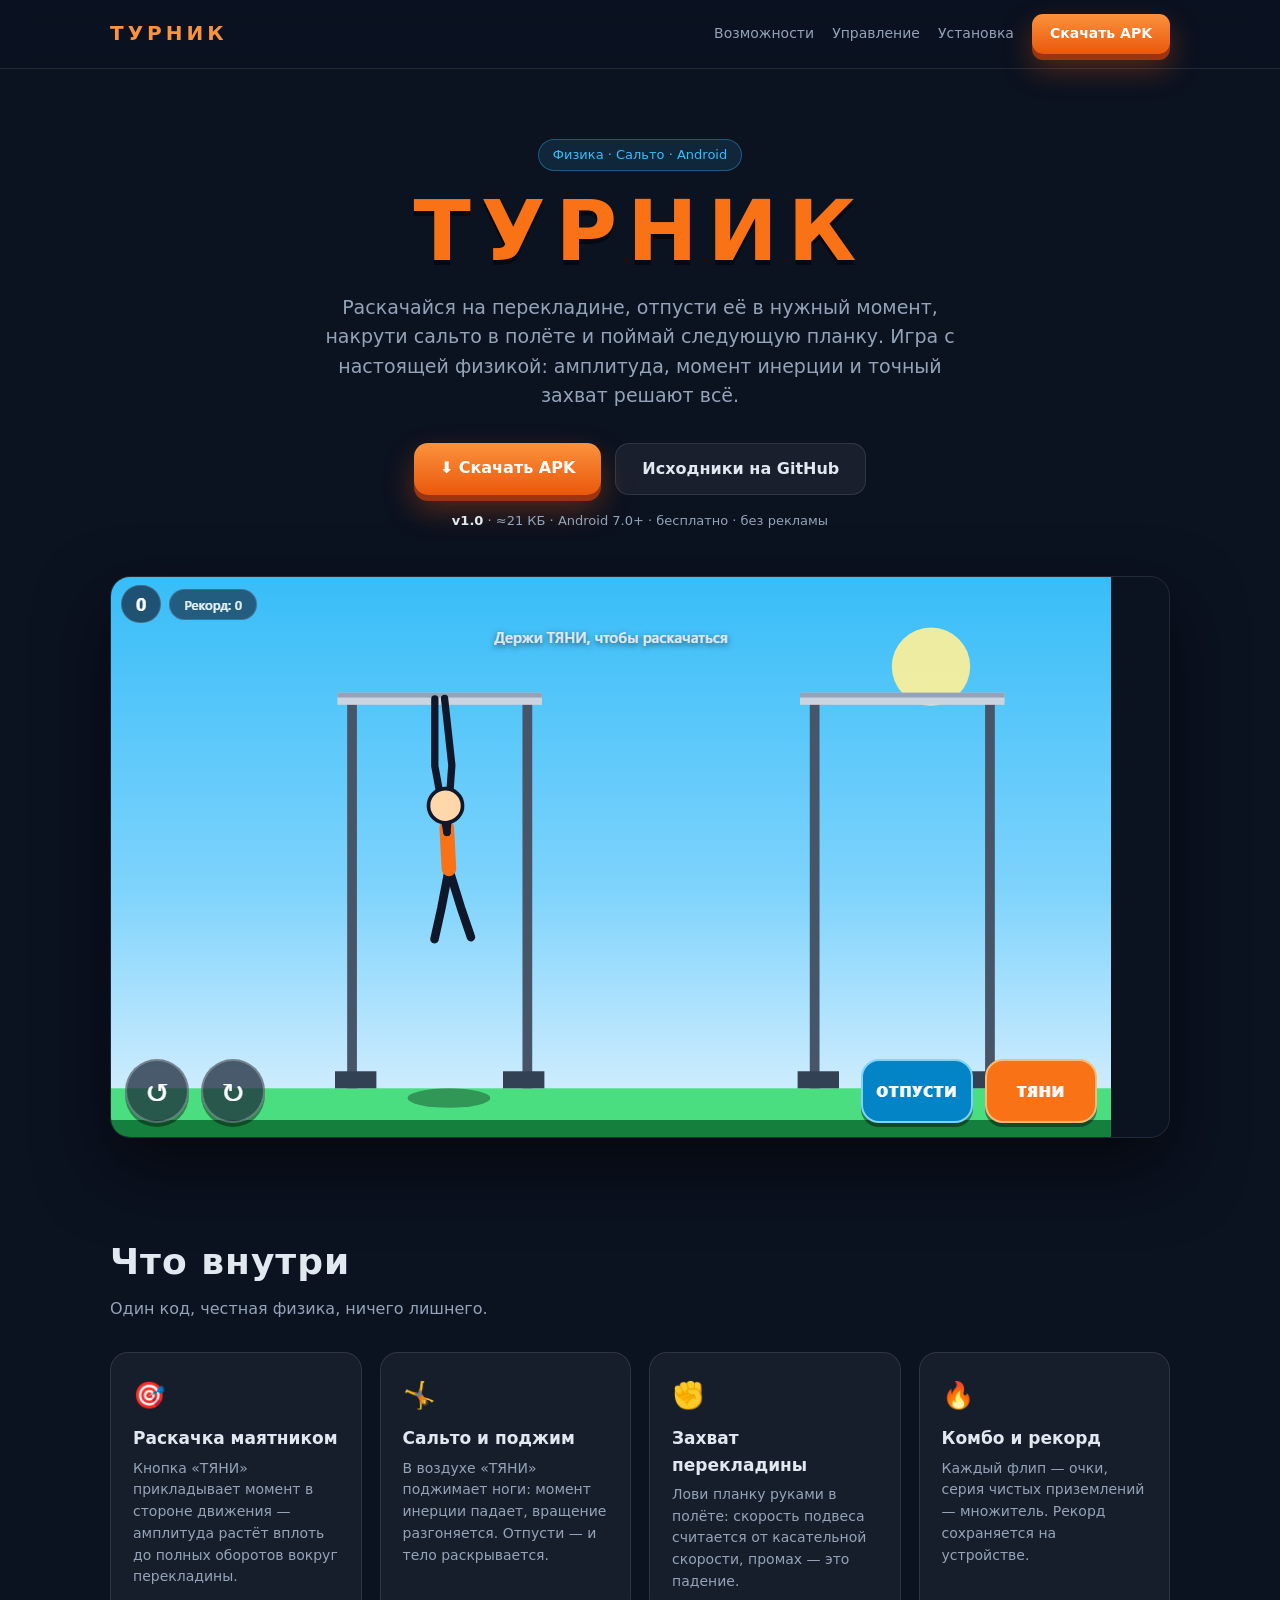
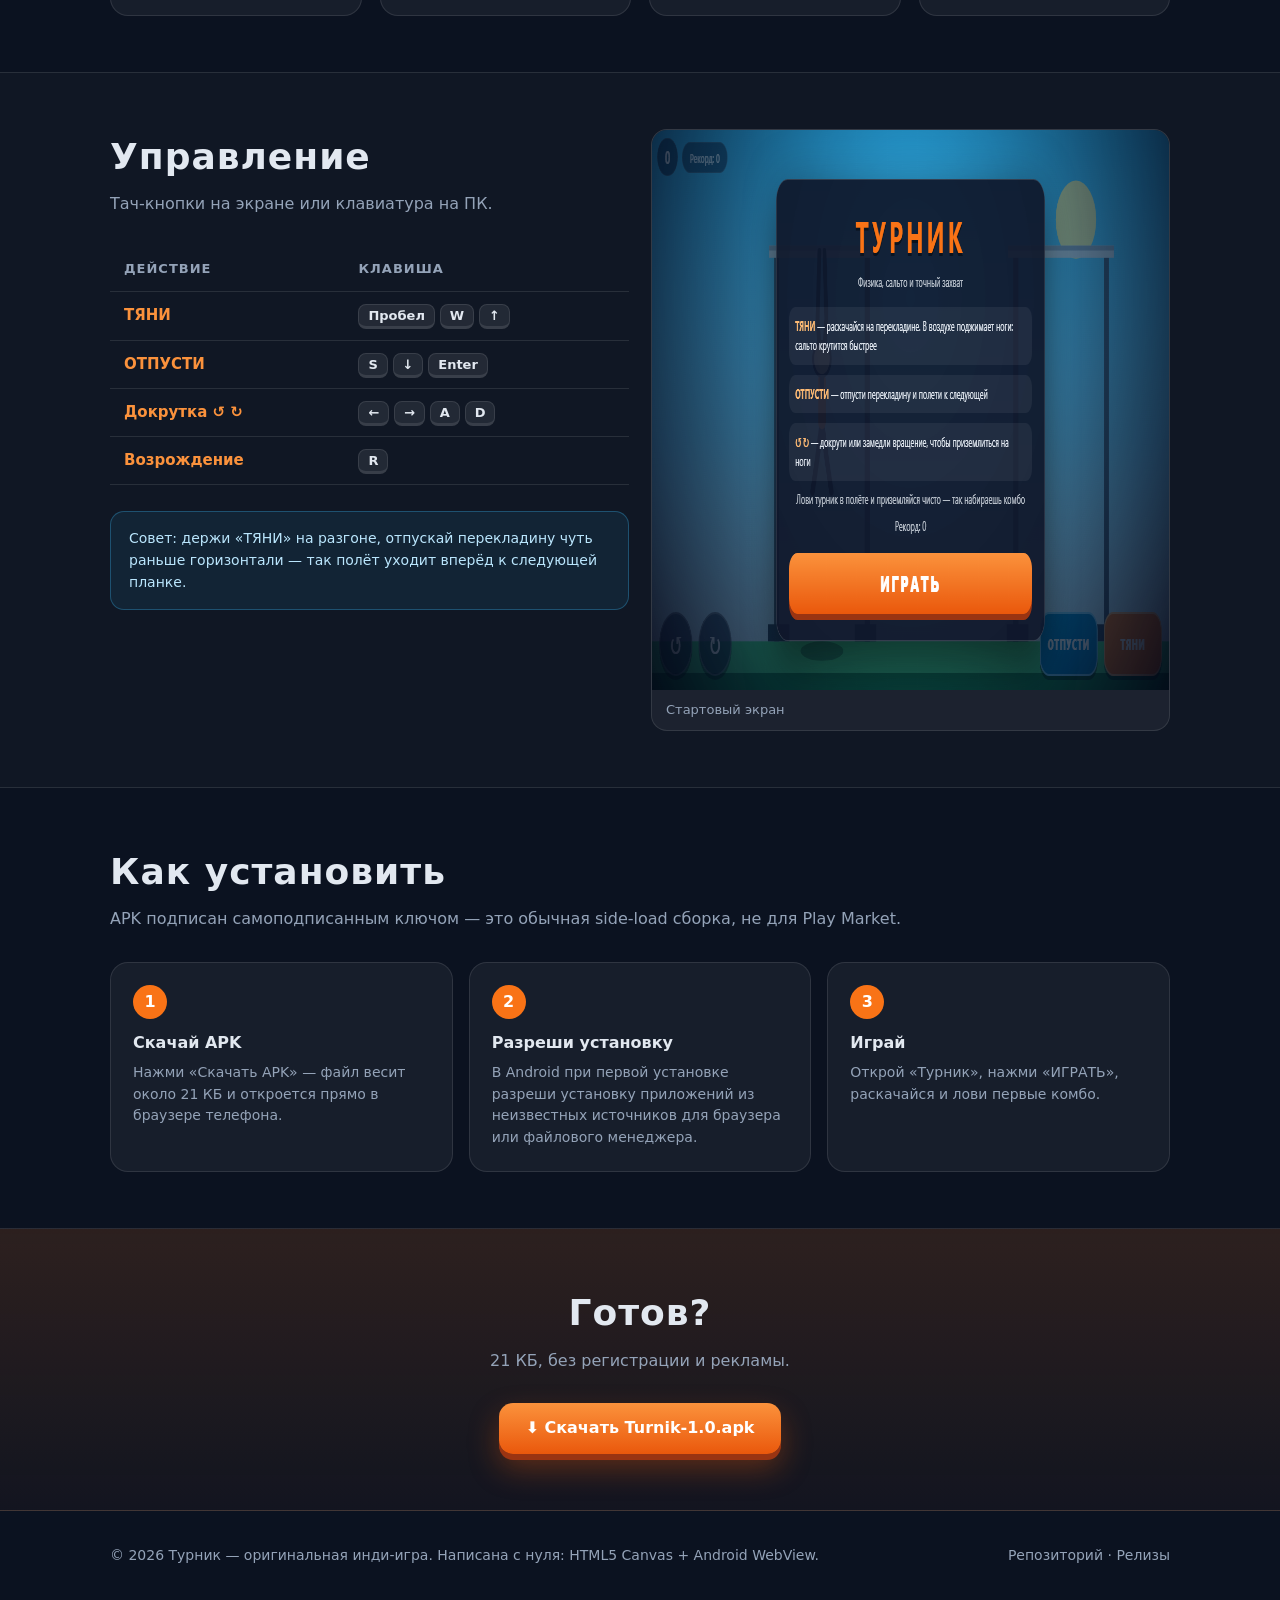
<file: docs/index.html>
<!DOCTYPE html>
<html lang="ru">
<head>
<meta charset="utf-8" />
<meta name="viewport" content="width=device-width, initial-scale=1" />
<title>Турник — скачать игру для Android</title>
<meta name="description" content="Турник — физическая игра про сальто на перекладине для Android. Раскачка, полёт, захват перекладины, комбо. Скачай APK бесплатно." />
<meta name="theme-color" content="#0b1220" />
<meta property="og:title" content="Турник — физическая игра про сальто" />
<meta property="og:description" content="Раскачайся, отпусти перекладину, поймай сальто и приземлись на ноги. Бесплатный APK для Android." />
<meta property="og:type" content="website" />
<style>
  * { margin: 0; padding: 0; box-sizing: border-box; }

  :root {
    --bg: #0b1220;
    --bg2: #0f1a2e;
    --card: rgba(255, 255, 255, 0.05);
    --line: rgba(255, 255, 255, 0.1);
    --text: #e2e8f0;
    --muted: #94a3b8;
    --accent: #f97316;
    --accent2: #fb923c;
    --sky: #38bdf8;
    --green: #4ade80;
  }

  html { scroll-behavior: smooth; }

  body {
    background:
      radial-gradient(1000px 500px at 80% -10%, rgba(56, 189, 248, 0.18), transparent 60%),
      radial-gradient(800px 500px at 10% 110%, rgba(249, 115, 22, 0.14), transparent 60%),
      var(--bg);
    color: var(--text);
    font-family: system-ui, -apple-system, "Segoe UI", Roboto, Arial, sans-serif;
    line-height: 1.55;
    -webkit-font-smoothing: antialiased;
  }

  a { color: inherit; text-decoration: none; }
  img { max-width: 100%; display: block; }

  .wrap { width: min(1060px, 92vw); margin: 0 auto; }

  header {
    position: sticky;
    top: 0;
    z-index: 50;
    backdrop-filter: blur(12px);
    background: rgba(11, 18, 32, 0.75);
    border-bottom: 1px solid var(--line);
  }

  .bar { display: flex; align-items: center; gap: 18px; padding: 14px 0; }

  .brand {
    font-weight: 900;
    letter-spacing: 4px;
    font-size: 20px;
    color: var(--accent2);
  }

  nav { display: flex; gap: 18px; margin-left: auto; font-size: 14px; color: var(--muted); }
  nav a:hover { color: var(--text); }

  .btn {
    display: inline-block;
    font-weight: 800;
    border-radius: 14px;
    padding: 13px 26px;
    text-align: center;
    transition: transform 0.12s ease, filter 0.12s ease;
    cursor: pointer;
    border: none;
    font-size: 16px;
  }
  .btn:active { transform: translateY(3px); }

  .btn-primary {
    background: linear-gradient(#fb923c, #ea580c);
    color: #fff;
    box-shadow: 0 6px 0 #9a3412, 0 14px 30px rgba(234, 88, 12, 0.35);
  }
  .btn-primary:hover { filter: brightness(1.08); }

  .btn-ghost {
    background: rgba(255, 255, 255, 0.06);
    border: 1px solid var(--line);
    color: var(--text);
  }
  .btn-ghost:hover { background: rgba(255, 255, 255, 0.12); }

  .btn-sm { padding: 9px 18px; font-size: 14px; border-radius: 11px; }

  .hero { padding: 70px 0 40px; text-align: center; }

  .tag {
    display: inline-block;
    font-size: 13px;
    color: var(--sky);
    background: rgba(56, 189, 248, 0.12);
    border: 1px solid rgba(56, 189, 248, 0.35);
    padding: 5px 14px;
    border-radius: 999px;
    margin-bottom: 18px;
  }

  h1 {
    font-size: clamp(44px, 9vw, 84px);
    letter-spacing: 10px;
    color: var(--accent);
    text-shadow: 0 5px 0 rgba(0, 0, 0, 0.45);
    line-height: 1;
  }

  .lead {
    max-width: 640px;
    margin: 20px auto 0;
    color: var(--muted);
    font-size: clamp(16px, 2.4vw, 19px);
  }

  .cta { display: flex; gap: 14px; justify-content: center; flex-wrap: wrap; margin-top: 32px; }

  .meta { margin-top: 16px; color: var(--muted); font-size: 13px; }
  .meta b { color: var(--text); }

  .shot {
    margin-top: 44px;
    border-radius: 20px;
    overflow: hidden;
    border: 1px solid var(--line);
    box-shadow: 0 30px 70px rgba(0, 0, 0, 0.55);
  }

  section { padding: 56px 0; }

  h2 {
    font-size: clamp(26px, 4vw, 36px);
    letter-spacing: 1px;
    margin-bottom: 8px;
  }
  .sub { color: var(--muted); margin-bottom: 30px; }

  .grid { display: grid; gap: 18px; grid-template-columns: repeat(auto-fit, minmax(230px, 1fr)); }

  .card {
    background: var(--card);
    border: 1px solid var(--line);
    border-radius: 18px;
    padding: 22px;
  }
  .card .ico { font-size: 26px; margin-bottom: 10px; }
  .card h3 { font-size: 17px; margin-bottom: 6px; }
  .card p { color: var(--muted); font-size: 14px; }

  .split { display: grid; gap: 22px; grid-template-columns: repeat(auto-fit, minmax(300px, 1fr)); align-items: start; }

  table { width: 100%; border-collapse: collapse; font-size: 15px; }
  th, td { text-align: left; padding: 12px 14px; border-bottom: 1px solid var(--line); }
  th { color: var(--muted); font-size: 13px; text-transform: uppercase; letter-spacing: 1px; }
  td kbd {
    background: rgba(255, 255, 255, 0.08);
    border: 1px solid var(--line);
    border-bottom-width: 3px;
    border-radius: 8px;
    padding: 3px 9px;
    font-size: 13px;
    font-family: inherit;
    font-weight: 700;
  }
  td:first-child { font-weight: 800; color: var(--accent2); }

  .steps { counter-reset: s; display: grid; gap: 16px; grid-template-columns: repeat(auto-fit, minmax(240px, 1fr)); }
  .step { background: var(--card); border: 1px solid var(--line); border-radius: 18px; padding: 22px; position: relative; }
  .step::before {
    counter-increment: s;
    content: counter(s);
    display: inline-flex;
    align-items: center;
    justify-content: center;
    width: 34px; height: 34px;
    border-radius: 50%;
    background: var(--accent);
    color: #fff;
    font-weight: 900;
    margin-bottom: 12px;
  }
  .step h3 { font-size: 16px; margin-bottom: 6px; }
  .step p { color: var(--muted); font-size: 14px; }

  .note {
    margin-top: 26px;
    background: rgba(56, 189, 248, 0.08);
    border: 1px solid rgba(56, 189, 248, 0.3);
    color: #bae6fd;
    border-radius: 14px;
    padding: 16px 18px;
    font-size: 14px;
  }

  .gallery { display: grid; gap: 18px; grid-template-columns: repeat(auto-fit, minmax(280px, 1fr)); }
  .gallery figure { border: 1px solid var(--line); border-radius: 16px; overflow: hidden; background: var(--card); }
  .gallery figcaption { padding: 10px 14px; font-size: 13px; color: var(--muted); }

  .download-band {
    text-align: center;
    background: linear-gradient(180deg, rgba(249, 115, 22, 0.14), rgba(249, 115, 22, 0.03));
    border-top: 1px solid var(--line);
    border-bottom: 1px solid var(--line);
  }

  footer { padding: 34px 0 44px; color: var(--muted); font-size: 14px; }
  .foot { display: flex; gap: 16px; flex-wrap: wrap; justify-content: space-between; align-items: center; }
  footer a:hover { color: var(--text); }

  @media (max-width: 640px) {
    nav { display: none; }
    .hero { padding-top: 46px; }
    .cta .btn { width: 100%; }
  }
</style>
</head>
<body>

<header>
  <div class="wrap bar">
    <span class="brand">ТУРНИК</span>
    <nav>
      <a href="#features">Возможности</a>
      <a href="#controls">Управление</a>
      <a href="#install">Установка</a>
    </nav>
    <a class="btn btn-primary btn-sm" href="https://github.com/dimacultasov6-star/turnik/releases/download/v1.0/Turnik-1.0.apk">Скачать APK</a>
  </div>
</header>

<section class="hero">
  <div class="wrap">
    <span class="tag">Физика · Сальто · Android</span>
    <h1>ТУРНИК</h1>
    <p class="lead">Раскачайся на перекладине, отпусти её в нужный момент, накрути сальто в полёте и поймай следующую планку. Игра с настоящей физикой: амплитуда, момент инерции и точный захват решают всё.</p>

    <div class="cta">
      <a class="btn btn-primary" href="https://github.com/dimacultasov6-star/turnik/releases/download/v1.0/Turnik-1.0.apk">⬇ Скачать APK</a>
      <a class="btn btn-ghost" href="https://github.com/dimacultasov6-star/turnik" target="_blank" rel="noopener">Исходники на GitHub</a>
    </div>

    <p class="meta"><b>v1.0</b> · ≈21 КБ · Android 7.0+ · бесплатно · без рекламы</p>

    <div class="shot">
      <img src="screenshot-game.png" alt="Игровой процесс: перекладина, полёт и сальто" width="1000" height="560" />
    </div>
  </div>
</section>

<section id="features">
  <div class="wrap">
    <h2>Что внутри</h2>
    <p class="sub">Один код, честная физика, ничего лишнего.</p>
    <div class="grid">
      <div class="card">
        <div class="ico">🎯</div>
        <h3>Раскачка маятником</h3>
        <p>Кнопка «ТЯНИ» прикладывает момент в стороне движения — амплитуда растёт вплоть до полных оборотов вокруг перекладины.</p>
      </div>
      <div class="card">
        <div class="ico">🤸</div>
        <h3>Сальто и поджим</h3>
        <p>В воздухе «ТЯНИ» поджимает ноги: момент инерции падает, вращение разгоняется. Отпусти — и тело раскрывается.</p>
      </div>
      <div class="card">
        <div class="ico">✊</div>
        <h3>Захват перекладины</h3>
        <p>Лови планку руками в полёте: скорость подвеса считается от касательной скорости, промах — это падение.</p>
      </div>
      <div class="card">
        <div class="ico">🔥</div>
        <h3>Комбо и рекорд</h3>
        <p>Каждый флип — очки, серия чистых приземлений — множитель. Рекорд сохраняется на устройстве.</p>
      </div>
    </div>
  </div>
</section>

<section id="controls" style="background: rgba(255,255,255,0.02); border-top: 1px solid var(--line); border-bottom: 1px solid var(--line);">
  <div class="wrap split">
    <div>
      <h2>Управление</h2>
      <p class="sub">Тач-кнопки на экране или клавиатура на ПК.</p>
      <table>
        <tr><th>Действие</th><th>Клавиша</th></tr>
        <tr><td>ТЯНИ</td><td><kbd>Пробел</kbd> <kbd>W</kbd> <kbd>↑</kbd></td></tr>
        <tr><td>ОТПУСТИ</td><td><kbd>S</kbd> <kbd>↓</kbd> <kbd>Enter</kbd></td></tr>
        <tr><td>Докрутка ↺ ↻</td><td><kbd>←</kbd> <kbd>→</kbd> <kbd>A</kbd> <kbd>D</kbd></td></tr>
        <tr><td>Возрождение</td><td><kbd>R</kbd></td></tr>
      </table>
      <div class="note">Совет: держи «ТЯНИ» на разгоне, отпускай перекладину чуть раньше горизонтали — так полёт уходит вперёд к следующей планке.</div>
    </div>
    <div class="gallery">
      <figure>
        <img src="screenshot-menu.png" alt="Главное меню игры" width="1000" height="560" />
        <figcaption>Стартовый экран</figcaption>
      </figure>
    </div>
  </div>
</section>

<section id="install">
  <div class="wrap">
    <h2>Как установить</h2>
    <p class="sub">APK подписан самоподписанным ключом — это обычная side-load сборка, не для Play Market.</p>
    <div class="steps">
      <div class="step">
        <h3>Скачай APK</h3>
        <p>Нажми «Скачать APK» — файл весит около 21 КБ и откроется прямо в браузере телефона.</p>
      </div>
      <div class="step">
        <h3>Разреши установку</h3>
        <p>В Android при первой установке разреши установку приложений из неизвестных источников для браузера или файлового менеджера.</p>
      </div>
      <div class="step">
        <h3>Играй</h3>
        <p>Открой «Турник», нажми «ИГРАТЬ», раскачайся и лови первые комбо.</p>
      </div>
    </div>
  </div>
</section>

<section class="download-band">
  <div class="wrap">
    <h2>Готов?</h2>
    <p class="sub">21 КБ, без регистрации и рекламы.</p>
    <a class="btn btn-primary" href="https://github.com/dimacultasov6-star/turnik/releases/download/v1.0/Turnik-1.0.apk">⬇ Скачать Turnik-1.0.apk</a>
  </div>
</section>

<footer>
  <div class="wrap foot">
    <span>© 2026 Турник — оригинальная инди-игра. Написана с нуля: HTML5 Canvas + Android WebView.</span>
    <span><a href="https://github.com/dimacultasov6-star/turnik" target="_blank" rel="noopener">Репозиторий</a> · <a href="https://github.com/dimacultasov6-star/turnik/releases" target="_blank" rel="noopener">Релизы</a></span>
  </div>
</footer>

</body>
</html>
</file>
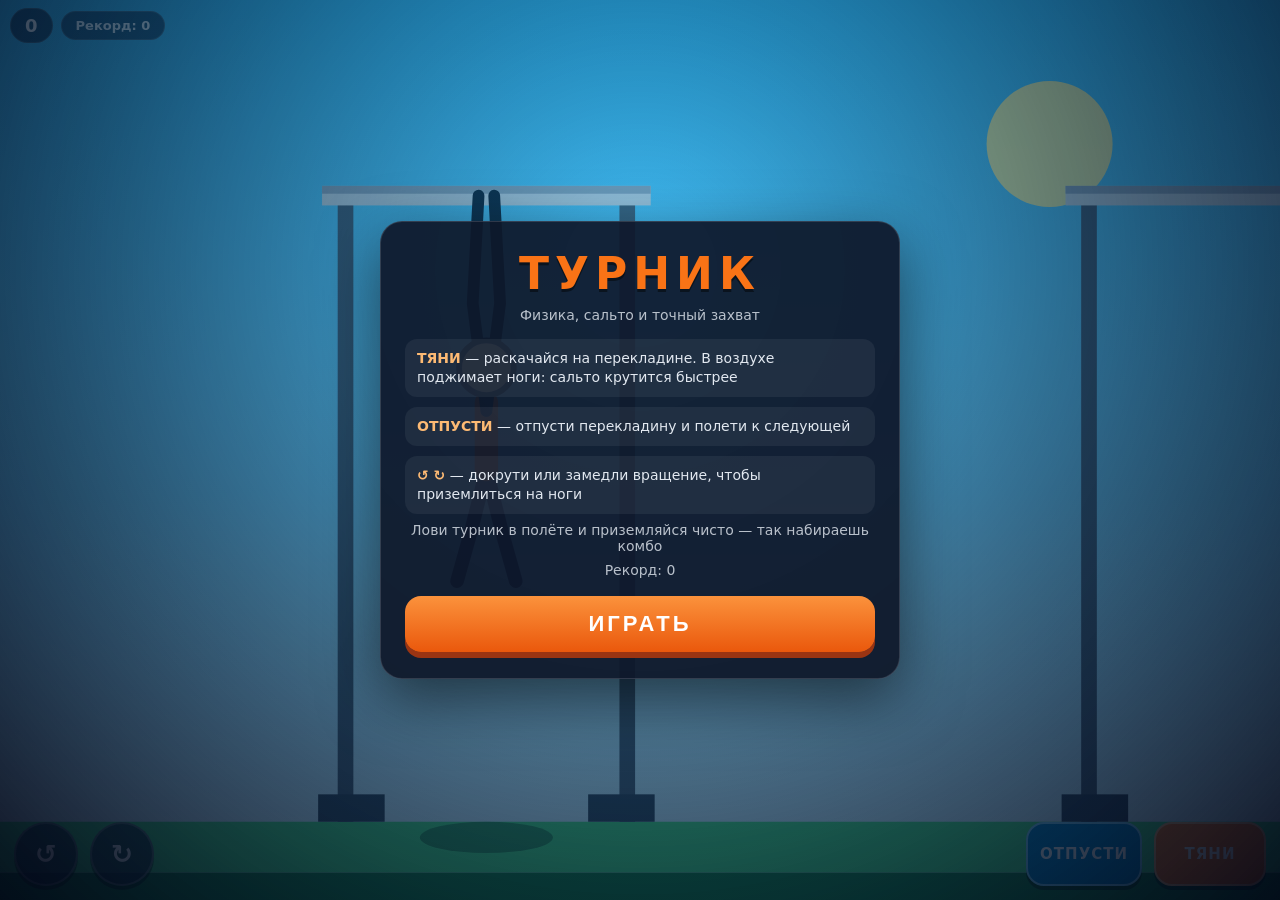
<file: web/index.html>
<!DOCTYPE html>
<html lang="ru">
<head>
<meta charset="utf-8" />
<meta name="viewport" content="width=device-width, initial-scale=1, maximum-scale=1, user-scalable=no, viewport-fit=cover" />
<meta name="mobile-web-app-capable" content="yes" />
<title>Турник</title>
<link rel="stylesheet" href="style.css" />
</head>
<body>
<canvas id="game"></canvas>

<div id="hud">
  <div class="pill" id="score">0</div>
  <div class="pill small" id="best">Рекорд: 0</div>
  <div class="pill combo" id="combo"></div>
</div>

<div id="hint"></div>

<div id="controls">
  <div class="group left">
    <button class="btn round" id="btnL" data-k="twistL">&#8634;</button>
    <button class="btn round" id="btnR" data-k="twistR">&#8635;</button>
  </div>
  <div class="group right">
    <button class="btn wide" id="btnRel">ОТПУСТИ</button>
    <button class="btn wide primary" id="btnPull" data-k="pull">ТЯНИ</button>
  </div>
</div>

<div id="overlay">
  <div class="panel">
    <h1>ТУРНИК</h1>
    <p class="sub">Физика, сальто и точный захват</p>
    <ul>
      <li><b>ТЯНИ</b> — раскачайся на перекладине. В воздухе поджимает ноги: сальто крутится быстрее</li>
      <li><b>ОТПУСТИ</b> — отпусти перекладину и полети к следующей</li>
      <li><b>&#8634; &#8635;</b> — докрути или замедли вращение, чтобы приземлиться на ноги</li>
    </ul>
    <p class="sub">Лови турник в полёте и приземляйся чисто — так набираешь комбо</p>
    <p class="sub" id="menuBest">Рекорд: 0</p>
    <button id="btnStart">ИГРАТЬ</button>
  </div>
</div>

<script src="game.js"></script>
</body>
</html>
</file>
<file: web/style.css>
* {
  margin: 0;
  padding: 0;
  box-sizing: border-box;
  -webkit-tap-highlight-color: transparent;
}

html,
body {
  width: 100%;
  height: 100%;
  overflow: hidden;
  background: #0b1220;
  font-family: system-ui, -apple-system, "Segoe UI", Roboto, sans-serif;
  user-select: none;
  -webkit-user-select: none;
  touch-action: none;
  overscroll-behavior: none;
  position: fixed;
}

#game {
  position: fixed;
  inset: 0;
  display: block;
}

#hud {
  position: fixed;
  top: calc(8px + env(safe-area-inset-top));
  left: calc(10px + env(safe-area-inset-left));
  right: calc(10px + env(safe-area-inset-right));
  display: flex;
  gap: 8px;
  align-items: center;
  pointer-events: none;
  z-index: 5;
}

.pill {
  background: rgba(15, 23, 42, 0.65);
  color: #f8fafc;
  border: 1px solid rgba(255, 255, 255, 0.15);
  padding: 6px 14px;
  border-radius: 999px;
  font-weight: 700;
  font-size: 18px;
}

.pill.small {
  font-size: 13px;
  font-weight: 600;
  opacity: 0.9;
}

.pill.combo {
  margin-left: auto;
  background: #f59e0b;
  color: #1f2937;
  border-color: #fcd34d;
  display: none;
}

#hint {
  position: fixed;
  top: calc(50px + env(safe-area-inset-top));
  left: 0;
  right: 0;
  text-align: center;
  color: #e2e8f0;
  font-size: 15px;
  font-weight: 600;
  text-shadow: 0 2px 6px rgba(0, 0, 0, 0.7);
  pointer-events: none;
  z-index: 5;
}

#controls {
  position: fixed;
  left: 0;
  right: 0;
  bottom: calc(14px + env(safe-area-inset-bottom));
  display: flex;
  justify-content: space-between;
  padding-left: calc(14px + env(safe-area-inset-left));
  padding-right: calc(14px + env(safe-area-inset-right));
  z-index: 6;
  pointer-events: none;
}

.group {
  display: flex;
  gap: 12px;
  align-items: flex-end;
  pointer-events: auto;
}

.btn {
  pointer-events: auto;
  border: none;
  font-family: inherit;
  font-weight: 800;
  color: #f8fafc;
  background: rgba(30, 41, 59, 0.75);
  border: 2px solid rgba(255, 255, 255, 0.25);
  box-shadow: 0 4px 0 rgba(0, 0, 0, 0.4);
  touch-action: none;
}

.btn:active,
.btn.on {
  transform: translateY(3px);
  box-shadow: 0 1px 0 rgba(0, 0, 0, 0.4);
  filter: brightness(1.3);
}

.btn.round {
  width: 64px;
  height: 64px;
  border-radius: 50%;
  font-size: 26px;
}

.btn.wide {
  min-width: 112px;
  height: 64px;
  border-radius: 18px;
  font-size: 15px;
  letter-spacing: 1px;
  padding: 0 12px;
}

.btn.primary {
  background: #f97316;
  border-color: #fdba74;
}

#btnRel {
  background: #0284c7;
  border-color: #7dd3fc;
}

#overlay {
  position: fixed;
  inset: 0;
  background: radial-gradient(circle at 50% 30%, rgba(14, 165, 233, 0.28), rgba(2, 6, 23, 0.94));
  display: flex;
  align-items: center;
  justify-content: center;
  padding: 20px;
  z-index: 10;
  overflow-y: auto;
}

.panel {
  background: rgba(15, 23, 42, 0.92);
  border: 1px solid rgba(255, 255, 255, 0.14);
  border-radius: 22px;
  padding: 26px 24px;
  max-width: 520px;
  width: 100%;
  color: #e2e8f0;
  box-shadow: 0 20px 60px rgba(0, 0, 0, 0.55);
}

.panel h1 {
  font-size: 44px;
  letter-spacing: 6px;
  text-align: center;
  color: #f97316;
  text-shadow: 0 3px 0 rgba(0, 0, 0, 0.45);
}

.panel .sub {
  text-align: center;
  opacity: 0.8;
  margin-top: 8px;
  font-size: 14px;
}

.panel ul {
  margin: 16px 0 4px 0;
  list-style: none;
  display: flex;
  flex-direction: column;
  gap: 10px;
  font-size: 14px;
  line-height: 1.35;
}

.panel li {
  background: rgba(255, 255, 255, 0.06);
  padding: 10px 12px;
  border-radius: 12px;
}

.panel li b {
  color: #fdba74;
}

#btnStart {
  margin-top: 18px;
  width: 100%;
  padding: 15px;
  font-size: 22px;
  font-weight: 900;
  letter-spacing: 3px;
  border: none;
  border-radius: 16px;
  background: linear-gradient(#fb923c, #ea580c);
  color: #fff;
  box-shadow: 0 6px 0 #9a3412;
  touch-action: manipulation;
}

#btnStart:active {
  transform: translateY(4px);
  box-shadow: 0 2px 0 #9a3412;
}

.hidden {
  display: none !important;
}
</file>
